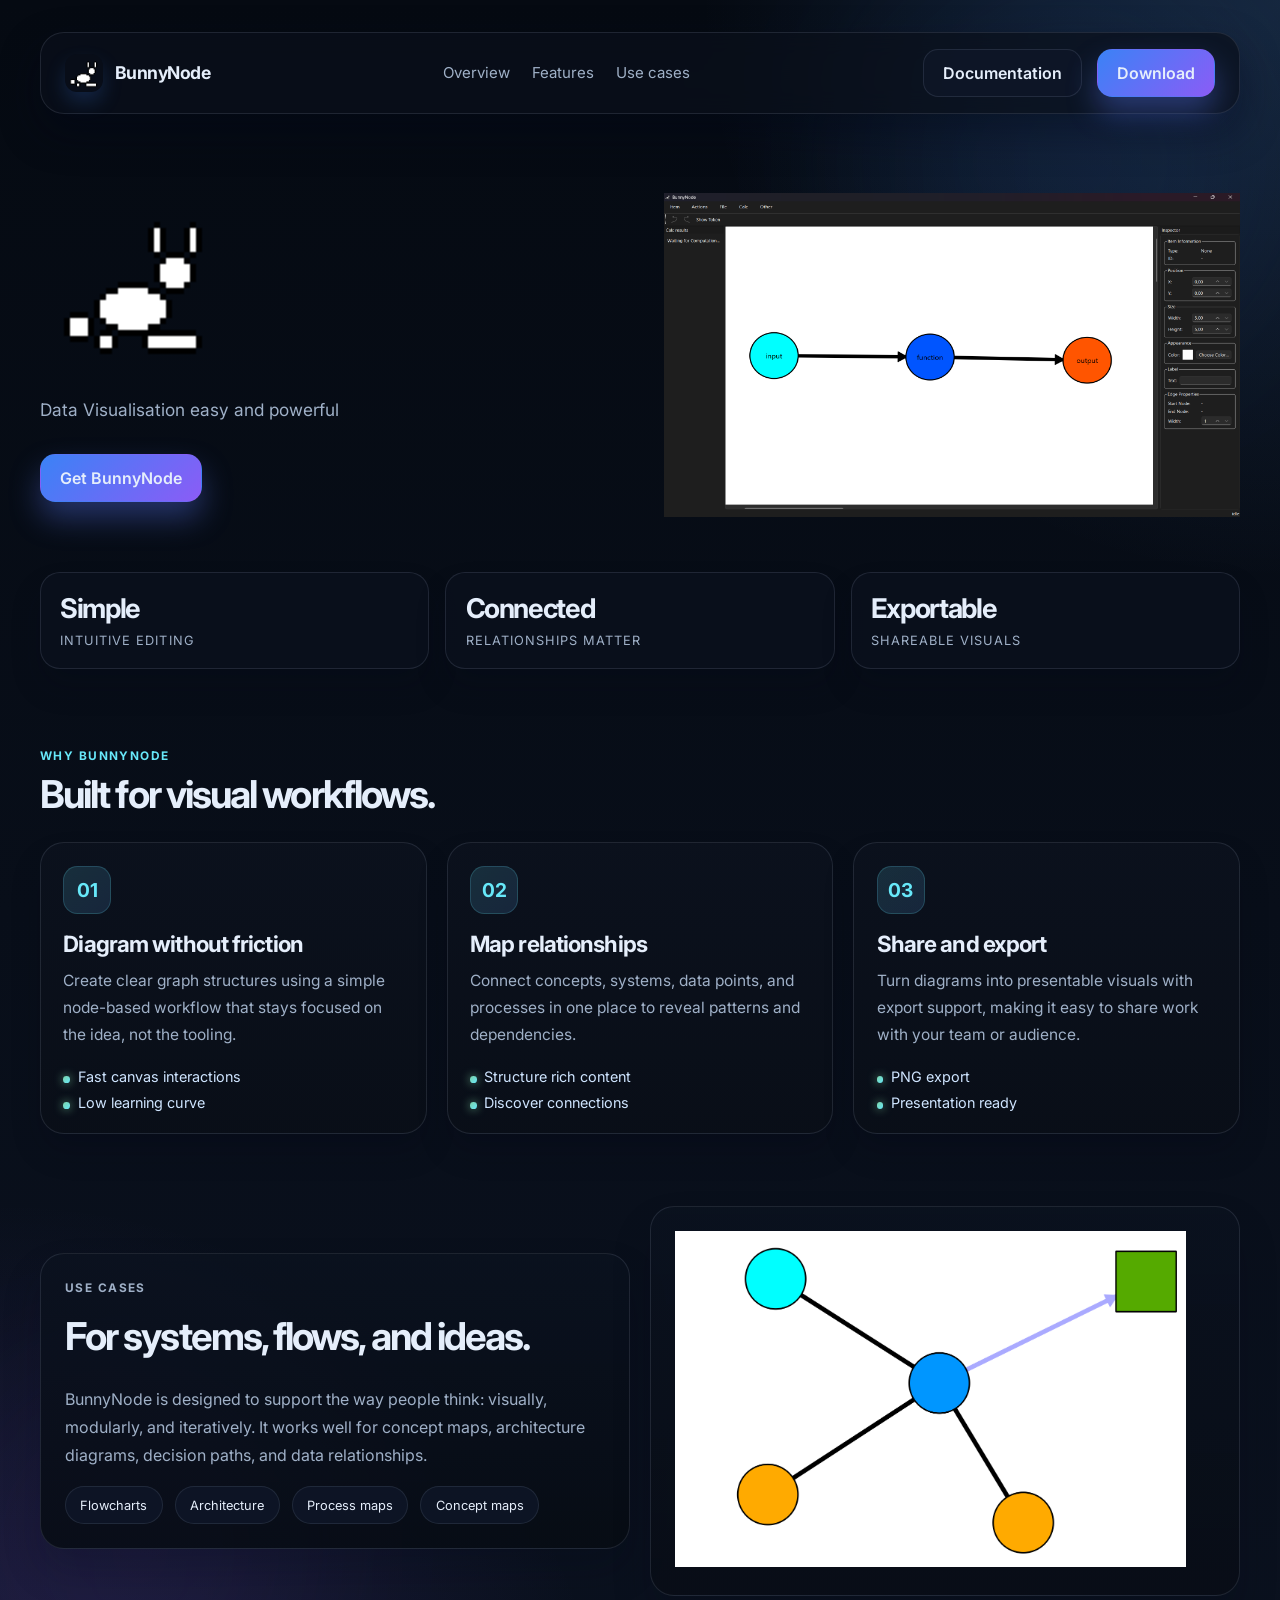
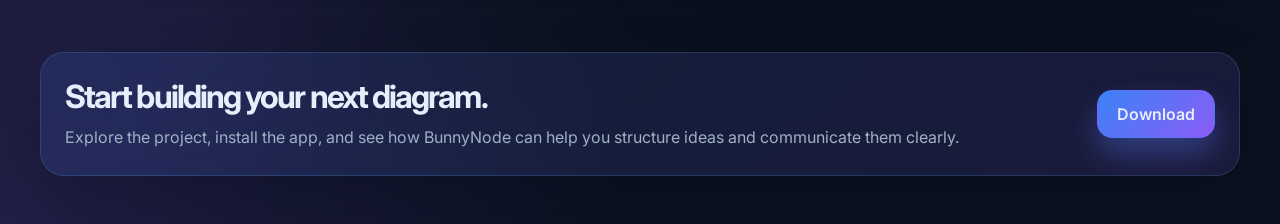
<file: templates/index.html>
<!DOCTYPE html>
<html lang="en">
<head>
  <meta charset="UTF-8">
  <meta name="viewport" content="width=device-width, initial-scale=1.0, user-scalable=yes">
  <title>BunnyNode - Home</title>
  <link rel="icon" type="image/png" sizes="32x32" href="/static/icons/favicon.png">
  <link href="https://fonts.googleapis.com/css2?family=Inter:wght@400;500;600;700;800;900&display=swap" rel="stylesheet">
  <style>
    :root {
      --bg: #070b14;
      --bg-strong: #0d1320;
      --panel: rgba(11, 18, 31, 0.8);
      --panel-strong: rgba(15, 23, 42, 0.95);
      --line: rgba(148, 163, 184, 0.16);
      --text: #e5eefb;
      --muted: #9fb0c7;
      --cyan: #67e8f9;
      --blue: #60a5fa;
      --blue-strong: #3b82f6;
      --violet: #8b5cf6;
      --green: #7dd3a7;
      --shadow: rgba(2, 8, 23, 0.7);
    }

    * {
      box-sizing: border-box;
      margin: 0;
      padding: 0;
    }

    html {
      scroll-behavior: smooth;
    }

    body {
      min-height: 100vh;
      font-family: 'Inter', -apple-system, BlinkMacSystemFont, 'Segoe UI', sans-serif;
      background:
        radial-gradient(circle at top right, rgba(96, 165, 250, 0.18) 0%, transparent 26%),
        radial-gradient(circle at bottom left, rgba(139, 92, 246, 0.18) 0%, transparent 28%),
        linear-gradient(180deg, #050a12 0%, #0b1220 100%);
      color: var(--text);
      display: flex;
      justify-content: center;
      padding: 2rem 1.25rem 3rem;
    }

    a {
      color: inherit;
      text-decoration: none;
    }

    .page-shell {
      width: min(1200px, 100%);
      position: relative;
      z-index: 1;
    }

    .page-shell::before,
    .page-shell::after {
      content: '';
      position: absolute;
      border-radius: 50%;
      filter: blur(90px);
      opacity: 0.45;
      pointer-events: none;
      z-index: -1;
    }

    .page-shell::before {
      width: 420px;
      height: 420px;
      background: rgba(59, 130, 246, 0.18);
      top: -80px;
      right: -40px;
    }

    .page-shell::after {
      width: 380px;
      height: 380px;
      background: rgba(139, 92, 246, 0.12);
      bottom: 40px;
      left: -90px;
    }

    .topbar {
      display: flex;
      align-items: center;
      justify-content: space-between;
      gap: 1.25rem;
      width: 100%;
      padding: 1rem 1.5rem;
      border: 1px solid var(--line);
      border-radius: 1.5rem;
      background: rgba(10, 16, 27, 0.72);
      backdrop-filter: blur(12px);
      box-shadow: 0 18px 40px rgba(2, 6, 23, 0.42);
      margin-bottom: 2rem;
    }

    .brand {
      display: inline-flex;
      align-items: center;
      gap: 0.75rem;
      font-weight: 700;
      letter-spacing: -0.03em;
      font-size: 1.1rem;
    }

    .brand img {
      width: 38px;
      height: 38px;
      border-radius: 12px;
      box-shadow: 0 10px 20px rgba(59, 130, 246, 0.2);
    }

    .nav {
      display: flex;
      align-items: center;
      gap: 1.4rem;
      color: var(--muted);
      font-size: 0.94rem;
    }

    .nav a {
      transition: color 0.2s ease;
    }

    .nav a:hover {
      color: var(--text);
    }

    .header-actions {
      display: flex;
      align-items: center;
      gap: 0.9rem;
    }

    .button {
      display: inline-flex;
      align-items: center;
      justify-content: center;
      min-height: 2.9rem;
      padding: 0.8rem 1.2rem;
      border-radius: 0.95rem;
      font-weight: 600;
      transition: transform 0.2s ease, box-shadow 0.2s ease, border-color 0.2s ease;
      border: 1px solid transparent;
    }

    .button:hover {
      transform: translateY(-2px);
    }

    .button.primary {
      background: linear-gradient(135deg, var(--blue-strong), var(--violet));
      box-shadow: 0 16px 30px rgba(91, 124, 255, 0.35);
    }

    .button.secondary {
      background: rgba(15, 23, 42, 0.7);
      border-color: var(--line);
      color: var(--text);
    }

    .hero {
      display: grid;
      grid-template-columns: 1.1fr 0.9fr;
      align-items: center;
      gap: 2rem;
      padding: 2.5rem 0 1rem;
    }

    .eyebrow {
      display: inline-flex;
      align-items: center;
      gap: 0.5rem;
      padding: 0.5rem 0.8rem;
      border-radius: 999px;
      background: rgba(103, 232, 249, 0.08);
      border: 1px solid rgba(103, 232, 249, 0.18);
      color: var(--cyan);
      font-size: 0.75rem;
      letter-spacing: 0.12em;
      text-transform: uppercase;
      margin-bottom: 1.1rem;
      font-weight: 700;
    }

    .hero-copy h1 {
      font-size: clamp(2.8rem, 4vw, 5rem);
      line-height: 0.98;
      letter-spacing: -0.06em;
      margin-bottom: 1.2rem;
      font-weight: 800;
    }

    .hero-copy h1 .accent {
      background: linear-gradient(135deg, var(--cyan) 0%, var(--blue) 45%, var(--violet) 100%);
      -webkit-background-clip: text;
      background-clip: text;
      color: transparent;
    }

    .lead {
      font-size: 1.08rem;
      line-height: 1.8;
      max-width: 620px;
      color: var(--muted);
      margin-bottom: 1.8rem;
    }

    .cta-row {
      display: flex;
      flex-wrap: wrap;
      gap: 1rem;
      margin-bottom: 1.4rem;
    }

    .meta-list {
      list-style: none;
      display: flex;
      flex-wrap: wrap;
      gap: 0.8rem 1rem;
      color: var(--muted);
      font-size: 0.92rem;
    }

    .meta-list li {
      display: inline-flex;
      align-items: center;
      gap: 0.45rem;
      background: rgba(17, 24, 39, 0.75);
      border: 1px solid var(--line);
      border-radius: 999px;
      padding: 0.5rem 0.8rem;
    }

    .meta-list li::before {
      content: '';
      width: 0.5rem;
      height: 0.5rem;
      border-radius: 50%;
      background: linear-gradient(135deg, var(--cyan), var(--blue));
      box-shadow: 0 0 14px rgba(103, 232, 249, 0.8);
    }

    .hero-visual {
      display: flex;
      justify-content: center;
    }

    .dashboard {
      width: min(100%, 520px);
      border-radius: 1.75rem;
      border: 1px solid rgba(148, 163, 184, 0.18);
      background: linear-gradient(180deg, rgba(15, 23, 42, 0.92), rgba(12, 17, 27, 0.94));
      box-shadow: 0 32px 90px rgba(2, 6, 23, 0.6);
      overflow: hidden;
    }

    .dashboard-header {
      display: flex;
      align-items: center;
      justify-content: space-between;
      padding: 0.9rem 1rem;
      border-bottom: 1px solid var(--line);
      background: rgba(11, 17, 28, 0.8);
    }

    .traffic {
      display: inline-flex;
      gap: 0.5rem;
    }

    .traffic span {
      width: 0.7rem;
      height: 0.7rem;
      border-radius: 50%;
      display: block;
    }

    .traffic span:nth-child(1) { background: #f87171; }
    .traffic span:nth-child(2) { background: #fbbf24; }
    .traffic span:nth-child(3) { background: #4ade80; }

    .window-tag {
      color: var(--muted);
      font-size: 0.72rem;
      letter-spacing: 0.12em;
      text-transform: uppercase;
    }

    .graph-canvas {
      position: relative;
      min-height: 420px;
      padding: 1.4rem;
      background:
        linear-gradient(rgba(148, 163, 184, 0.04) 1px, transparent 1px),
        linear-gradient(90deg, rgba(148, 163, 184, 0.04) 1px, transparent 1px),
        rgba(9, 14, 22, 0.75);
      background-size: 28px 28px, 28px 28px, auto;
    }

    .connection {
      position: absolute;
      height: 2px;
      background: linear-gradient(90deg, rgba(103, 232, 249, 0.12), rgba(96, 165, 250, 0.9), rgba(139, 92, 246, 0.65));
      border-radius: 999px;
      box-shadow: 0 0 10px rgba(96, 165, 250, 0.5);
    }

    .c1 { left: 118px; top: 142px; width: 150px; transform: rotate(18deg); }
    .c2 { right: 104px; top: 120px; width: 158px; transform: rotate(-18deg); }
    .c3 { left: 165px; bottom: 123px; width: 180px; transform: rotate(-18deg); }
    .c4 { right: 138px; bottom: 96px; width: 170px; transform: rotate(15deg); }

    .node {
      position: absolute;
      display: flex;
      align-items: center;
      justify-content: center;
      min-width: 118px;
      padding: 0.85rem 1rem;
      border-radius: 1rem;
      border: 1px solid rgba(96, 165, 250, 0.32);
      background: rgba(15, 23, 42, 0.82);
      box-shadow: 0 14px 24px rgba(2, 8, 23, 0.4);
      color: var(--text);
      font-weight: 600;
      font-size: 0.82rem;
      letter-spacing: -0.02em;
    }

    .node::before {
      content: '';
      position: absolute;
      inset: 8px auto auto 10px;
      width: 0.45rem;
      height: 0.45rem;
      background: linear-gradient(135deg, var(--cyan), var(--blue));
      border-radius: 50%;
      box-shadow: 0 0 8px rgba(103, 232, 249, 0.8);
    }

    .n1 { left: 32px; top: 110px; }
    .n2 { right: 28px; top: 90px; }
    .n3 { left: 58px; bottom: 64px; }
    .n4 { right: 46px; bottom: 38px; }
    .n5 {
      left: 50%;
      top: 48%;
      transform: translate(-50%, -50%);
      min-width: 136px;
      background: linear-gradient(135deg, rgba(96, 165, 250, 0.2), rgba(139, 92, 246, 0.18));
      border-color: rgba(103, 232, 249, 0.42);
    }

    .mini-card {
      position: absolute;
      right: 22px;
      bottom: 24px;
      min-width: 140px;
      padding: 0.8rem 0.9rem;
      border-radius: 0.9rem;
      background: rgba(15, 23, 42, 0.88);
      border: 1px solid rgba(148, 163, 184, 0.15);
      box-shadow: 0 14px 24px rgba(2, 8, 23, 0.35);
    }

    .mini-card strong {
      display: block;
      font-size: 1.2rem;
      letter-spacing: -0.04em;
      margin-bottom: 0.2rem;
    }

    .mini-card span {
      color: var(--muted);
      font-size: 0.72rem;
      letter-spacing: 0.08em;
      text-transform: uppercase;
    }

    .stats {
      display: grid;
      grid-template-columns: repeat(3, minmax(0, 1fr));
      gap: 1rem;
      margin-top: 2rem;
      margin-bottom: 1.5rem;
    }

    .stat-card {
      background: rgba(11, 18, 31, 0.66);
      border: 1px solid var(--line);
      border-radius: 1.25rem;
      padding: 1.15rem 1.2rem;
      box-shadow: 0 18px 30px rgba(2, 8, 23, 0.2);
    }

    .stat-card strong {
      display: block;
      font-size: clamp(1.7rem, 2vw, 2.2rem);
      letter-spacing: -0.05em;
      margin-bottom: 0.3rem;
    }

    .stat-card span {
      color: var(--muted);
      font-size: 0.8rem;
      letter-spacing: 0.08em;
      text-transform: uppercase;
    }

    .feature-section {
      padding: 3.5rem 0 1rem;
    }

    .section-intro {
      margin-bottom: 1.75rem;
    }

    .section-intro p {
      color: var(--cyan);
      letter-spacing: 0.12em;
      font-size: 0.74rem;
      text-transform: uppercase;
      font-weight: 700;
      margin-bottom: 0.7rem;
    }

    .section-intro h2 {
      font-size: clamp(2rem, 3vw, 3rem);
      letter-spacing: -0.05em;
      line-height: 1.05;
    }

    .feature-grid {
      display: grid;
      grid-template-columns: repeat(3, minmax(0, 1fr));
      gap: 1.25rem;
    }

    .feature-card {
      background: linear-gradient(180deg, rgba(12, 18, 30, 0.82), rgba(10, 15, 24, 0.82));
      border: 1px solid var(--line);
      border-radius: 1.5rem;
      padding: 1.4rem;
      box-shadow: 0 18px 30px rgba(2, 8, 23, 0.18);
      min-height: 220px;
      display: flex;
      flex-direction: column;
    }

    .icon {
      width: 3rem;
      height: 3rem;
      border-radius: 0.9rem;
      display: inline-flex;
      align-items: center;
      justify-content: center;
      margin-bottom: 1rem;
      font-size: 1.2rem;
      font-weight: 700;
      background: linear-gradient(135deg, rgba(103, 232, 249, 0.14), rgba(96, 165, 250, 0.15));
      border: 1px solid rgba(103, 232, 249, 0.18);
      color: var(--cyan);
    }

    .feature-card h3 {
      font-size: 1.4rem;
      margin-bottom: 0.65rem;
      letter-spacing: -0.04em;
    }

    .feature-card p {
      color: var(--muted);
      line-height: 1.75;
      font-size: 0.97rem;
      margin-bottom: 1.2rem;
    }

    .feature-card ul {
      list-style: none;
      margin-top: auto;
      display: flex;
      flex-direction: column;
      gap: 0.55rem;
      color: #cfe5ff;
      font-size: 0.9rem;
    }

    .feature-card li {
      position: relative;
      padding-left: 0.9rem;
    }

    .feature-card li::before {
      content: '';
      position: absolute;
      left: 0;
      top: 0.54rem;
      width: 0.42rem;
      height: 0.42rem;
      border-radius: 50%;
      background: linear-gradient(135deg, var(--green), var(--cyan));
      box-shadow: 0 0 10px rgba(125, 211, 167, 0.8);
    }

    .showcase {
      display: grid;
      grid-template-columns: 1fr 1fr;
      gap: 1.3rem;
      align-items: center;
      margin-top: 2.5rem;
      padding: 1rem 0;
    }

    .panel {
      background: linear-gradient(180deg, rgba(11, 18, 31, 0.8), rgba(7, 12, 20, 0.88));
      border: 1px solid var(--line);
      border-radius: 1.5rem;
      padding: 1.5rem;
      box-shadow: 0 22px 38px rgba(2, 8, 23, 0.2);
    }

    .panel h3 {
      font-size: 1.7rem;
      letter-spacing: -0.05em;
      margin-bottom: 0.8rem;
    }

    .panel p {
      color: var(--muted);
      line-height: 1.75;
      margin-bottom: 1.1rem;
    }

    .tags {
      display: flex;
      flex-wrap: wrap;
      gap: 0.75rem;
    }

    .tags span {
      display: inline-flex;
      align-items: center;
      padding: 0.65rem 0.9rem;
      border-radius: 999px;
      border: 1px solid rgba(148, 163, 184, 0.14);
      background: rgba(15, 23, 42, 0.75);
      font-size: 0.8rem;
      color: var(--text);
    }

    .flow-map {
      position: relative;
      overflow: hidden;
      min-height: 290px;
      background:
        radial-gradient(circle at 50% 50%, rgba(96, 165, 250, 0.1), transparent 32%),
        linear-gradient(180deg, rgba(11, 18, 31, 0.8), rgba(8, 13, 22, 0.9));
    }

    .flow-node {
      position: absolute;
      display: flex;
      align-items: center;
      justify-content: center;
      min-width: 120px;
      border-radius: 1rem;
      padding: 0.8rem 0.9rem;
      border: 1px solid rgba(96, 165, 250, 0.32);
      background: rgba(15, 23, 42, 0.82);
      box-shadow: 0 12px 24px rgba(2, 8, 23, 0.22);
      font-weight: 600;
      color: var(--text);
    }

    .flow-node:nth-child(1) { left: 16%; top: 18%; }
    .flow-node:nth-child(2) { right: 16%; top: 20%; }
    .flow-node:nth-child(3) { left: 20%; bottom: 18%; }
    .flow-node:nth-child(4) { right: 18%; bottom: 18%; }

    .flow-node.center {
      left: 50%;
      top: 50%;
      transform: translate(-50%, -50%);
      min-width: 138px;
      background: linear-gradient(135deg, rgba(96, 165, 250, 0.18), rgba(139, 92, 246, 0.14));
      border-color: rgba(103, 232, 249, 0.4);
    }

    .flow-map .line {
      position: absolute;
      height: 2px;
      background: linear-gradient(90deg, rgba(103, 232, 249, 0.4), rgba(96, 165, 250, 0.9), rgba(139, 92, 246, 0.6));
      border-radius: 999px;
      box-shadow: 0 0 10px rgba(96, 165, 250, 0.4);
    }

    .line.one { left: 27%; top: 34%; width: 32%; transform: rotate(12deg); }
    .line.two { right: 26%; top: 34%; width: 32%; transform: rotate(-12deg); }
    .line.three { left: 26%; bottom: 31%; width: 34%; transform: rotate(-12deg); }
    .line.four { right: 23%; bottom: 31%; width: 34%; transform: rotate(12deg); }

    .cta-panel {
      display: flex;
      align-items: center;
      justify-content: space-between;
      gap: 1.25rem;
      margin-top: 2.5rem;
      padding: 1.5rem 1.5rem;
      border-radius: 1.5rem;
      background: linear-gradient(135deg, rgba(59, 130, 246, 0.14), rgba(139, 92, 246, 0.12));
      border: 1px solid rgba(96, 165, 250, 0.2);
      box-shadow: 0 30px 60px rgba(2, 8, 23, 0.25);
    }

    .cta-panel h3 {
      font-size: clamp(1.7rem, 2.5vw, 2.5rem);
      letter-spacing: -0.06em;
      margin-bottom: 0.5rem;
    }

    .cta-panel p {
      color: var(--muted);
      font-size: 1rem;
      line-height: 1.7;
    }

    .cta-actions {
      display: flex;
      flex-wrap: wrap;
      gap: 0.8rem;
    }

    @media (max-width: 980px) {
      .hero,
      .showcase,
      .feature-grid {
        grid-template-columns: 1fr;
      }

      .hero {
        padding-top: 1rem;
      }

      .nav {
        display: none;
      }

      .topbar {
        padding: 1rem 1rem;
      }

      .cta-panel {
        flex-direction: column;
        align-items: flex-start;
      }
    }

    @media (max-width: 640px) {
      body {
        padding: 1rem 0.8rem 2rem;
      }

      .topbar {
        margin-bottom: 1.2rem;
      }

      .brand {
        font-size: 0.95rem;
      }

      .header-actions {
        gap: 0.5rem;
      }

      .button {
        min-height: 2.6rem;
        padding: 0.72rem 0.9rem;
        font-size: 0.82rem;
      }

      .hero-copy h1 {
        font-size: 2.7rem;
      }

      .lead {
        font-size: 0.98rem;
      }

      .stats {
        grid-template-columns: 1fr;
      }

      .feature-card {
        min-height: auto;
      }

      .graph-canvas {
        min-height: 360px;
      }

      .cta-panel {
        padding: 1.2rem;
      }
    }
  </style>
</head>
<body>
  <div class="page-shell">
    <header class="topbar">
      <div class="brand">
        <img src="/static/icons/favicon.png" alt="BunnyNode Logo">
        <span>BunnyNode</span>
      </div>

      <nav class="nav" aria-label="Main navigation">
        <a href="#overview">Overview</a>
        <a href="#features">Features</a>
        <a href="#use-cases">Use cases</a>
      </nav>

      <div class="header-actions">
        <a class="button secondary" href="/docs/index">Documentation</a>
        <a class="button primary" href="/downloads">Download</a>
      </div>
    </header>

    <main>
      <section class="hero" id="overview">
        <div class="hero-copy">
          <img src="/static/icons/favicon.png" alt="BunnyNode Logo" style="width: 192px; height: 192px; margin-bottom: 0.8rem;">
          <p class="lead">Data Visualisation easy and powerful</p>

          <div class="cta-row">
            <a class="button primary" href="/downloads">Get BunnyNode</a>
          </div>
        </div>

        <div class="hero-visual" aria-label="BunnyNode product preview">
          <img src="/static/pictures/flow_preview.png" style="width: 576px; height: 324px;">
        </div>
      </section>

      <section class="stats" aria-label="Project benefits">
        <div class="stat-card">
          <strong>Simple</strong>
          <span>Intuitive editing</span>
        </div>
        <div class="stat-card">
          <strong>Connected</strong>
          <span>Relationships matter</span>
        </div>
        <div class="stat-card">
          <strong>Exportable</strong>
          <span>Shareable visuals</span>
        </div>
      </section>

      <section class="feature-section" id="features">
        <div class="section-intro">
          <p>Why BunnyNode</p>
          <h2>Built for visual workflows.</h2>
        </div>

        <div class="feature-grid">
          <article class="feature-card">
            <div class="icon">01</div>
            <h3>Diagram without friction</h3>
            <p>Create clear graph structures using a simple node-based workflow that stays focused on the idea, not the tooling.</p>
            <ul>
              <li>Fast canvas interactions</li>
              <li>Low learning curve</li>
            </ul>
          </article>

          <article class="feature-card">
            <div class="icon">02</div>
            <h3>Map relationships</h3>
            <p>Connect concepts, systems, data points, and processes in one place to reveal patterns and dependencies.</p>
            <ul>
              <li>Structure rich content</li>
              <li>Discover connections</li>
            </ul>
          </article>

          <article class="feature-card">
            <div class="icon">03</div>
            <h3>Share and export</h3>
            <p>Turn diagrams into presentable visuals with export support, making it easy to share work with your team or audience.</p>
            <ul>
              <li>PNG export</li>
              <li>Presentation ready</li>
            </ul>
          </article>
        </div>
      </section>

      <section class="showcase" id="use-cases">
        <div class="panel">
          <div class="section-intro">
            <p>Use cases</p>
            <h2>For systems, flows, and ideas.</h2>
          </div>
          <p>BunnyNode is designed to support the way people think: visually, modularly, and iteratively. It works well for concept maps, architecture diagrams, decision paths, and data relationships.</p>
          <div class="tags" aria-label="Project use types">
            <span>Flowcharts</span>
            <span>Architecture</span>
            <span>Process maps</span>
            <span>Concept maps</span>
          </div>
        </div>

        <div class="panel flow-map" aria-label="Flow map preview">
          <img src="/static/pictures/flow_preview2.png" style="width: 511px; height: 336px;">
        </div>
      </section>

      <section class="cta-panel">
        <div>
          <h3>Start building your next diagram.</h3>
          <p>Explore the project, install the app, and see how BunnyNode can help you structure ideas and communicate them clearly.</p>
        </div>

        <div class="cta-actions">
          <a class="button primary" href="/downloads">Download</a>
        </div>
      </section>
    </main>
  </div>
</body>
</html>
</file>
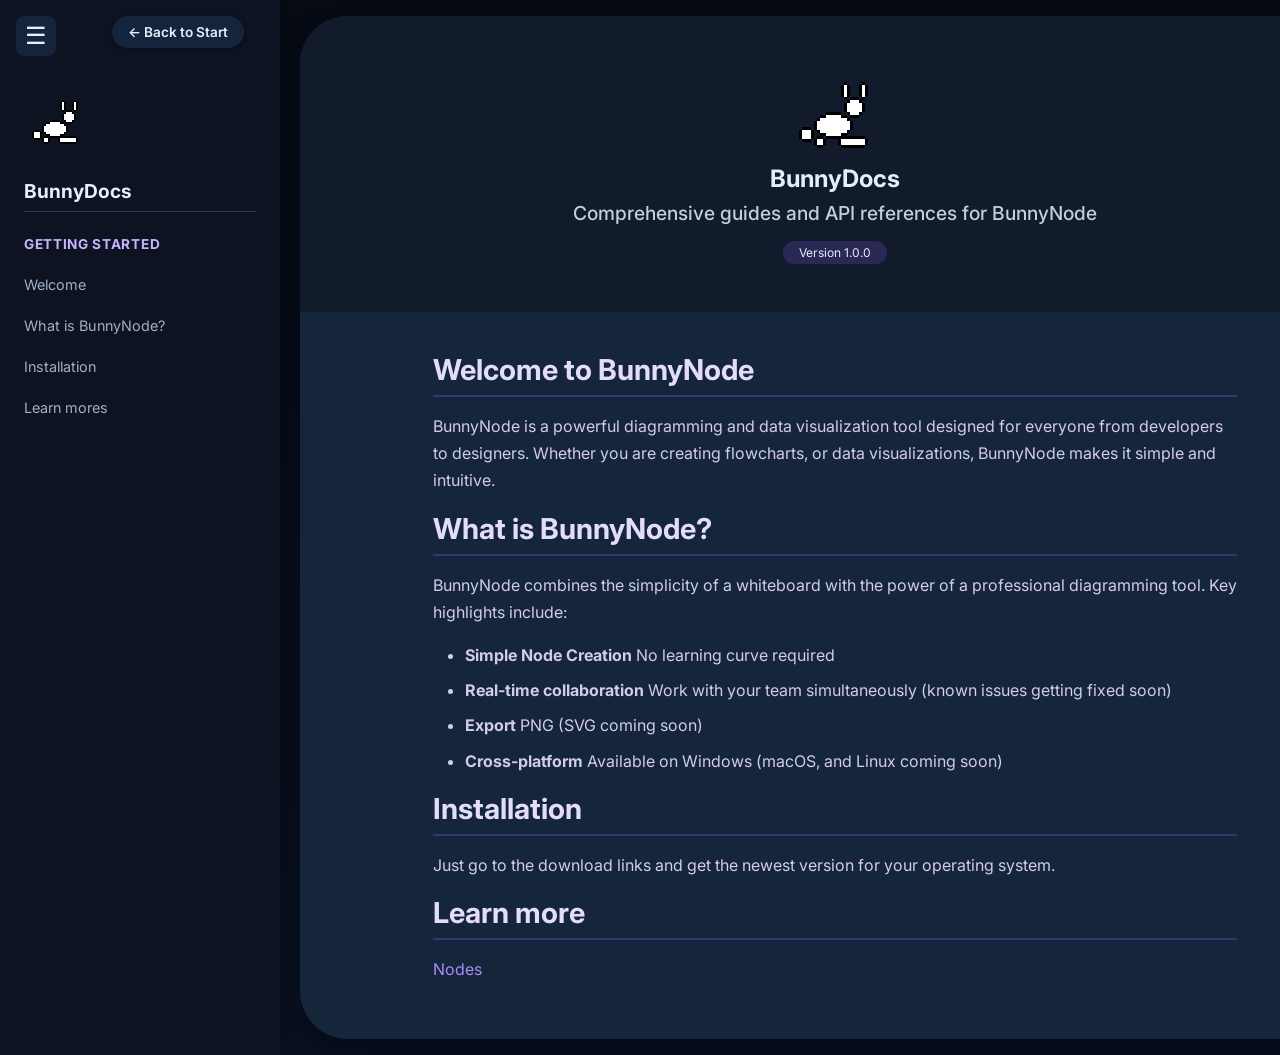
<file: templates/docs/index.html>
<!DOCTYPE html>
<html lang="en">
<head>
  <meta charset="UTF-8">
  <meta name="viewport" content="width=device-width, initial-scale=1.0, user-scalable=yes">
  <title>BunnyNode Documentation</title>
  <link rel="icon" type="image/png" sizes="32x32" href="/static/icons/favicon.png">
  <link href="https://fonts.googleapis.com/css2?family=Inter:opsz,wght@14..32,400;14..32,500;14..32,600;14..32,700&display=swap" rel="stylesheet">
  <link rel="stylesheet" href="/static/style/docs.css">
</head>
<body>
  <button class="menu-toggle" onclick="document.querySelector('.sidebar').classList.toggle('open')">☰</button>
  <a href="/" class="back-button">← Back to Start</a>

  <div class="sidebar">
    <a href="/docs/index"><img src="/static/icons/favicon.png" alt="BunnyNode Logo" style="width: 64px; height: 64px; margin-bottom: 1rem;"></a>
    <h3>BunnyDocs</h3>
    
    <div class="section-title">Getting Started</div>
    <ul>
      <li><a href="#welcome">Welcome</a></li>
      <li><a href="#what-is-bunnynode">What is BunnyNode?</a></li>
      <li><a href="#installation">Installation</a></li>
      <li><a href="#learn">Learn mores</a></li>
    </ul>
  </div>

  <div class="doc-card">
    <div class="doc-header">
      <img src="/static/icons/favicon.png" alt="BunnyNode Logo">
      <h2 style="margin-bottom: 0.5rem;">BunnyDocs</h2>
      <div class="tagline">Comprehensive guides and API references for BunnyNode</div>
      <div class="version">Version 1.0.0</div>
    </div>
    
    <div class="doc-content">
      <section id="welcome">
        <h2>Welcome to BunnyNode</h2>
        <p>BunnyNode is a powerful diagramming and data visualization tool designed for everyone from developers to designers. 
          Whether you are creating flowcharts, or data visualizations, BunnyNode makes it simple and intuitive.</p>
      </section>

      <section id="what-is-bunnynode">
        <h2>What is BunnyNode?</h2>
        <p>BunnyNode combines the simplicity of a whiteboard with the power of a professional diagramming tool. Key highlights include:</p>
        <ul>
          <li><strong>Simple Node Creation</strong> No learning curve required</li>
          <li><strong>Real-time collaboration</strong> Work with your team simultaneously (known issues getting fixed soon)</li>
          <li><strong>Export</strong> PNG (SVG coming soon)</li>
          <li><strong>Cross-platform</strong> Available on Windows (macOS, and Linux coming soon)</li>
        </ul>
      </section>

      <section id="installation">
        <h2>Installation</h2>
        <p>Just go to the download links and get the newest version for your operating system.</p>
      </section>

      <section id="learn">
        <h2>Learn more</h2>
        <p>
          <a href="/docs/nodes">Nodes</a>
        </p>
      </section>
    </div>
  </div>

  <script src="/static/script/docs.js"></script>
</body>
</html>
</file>
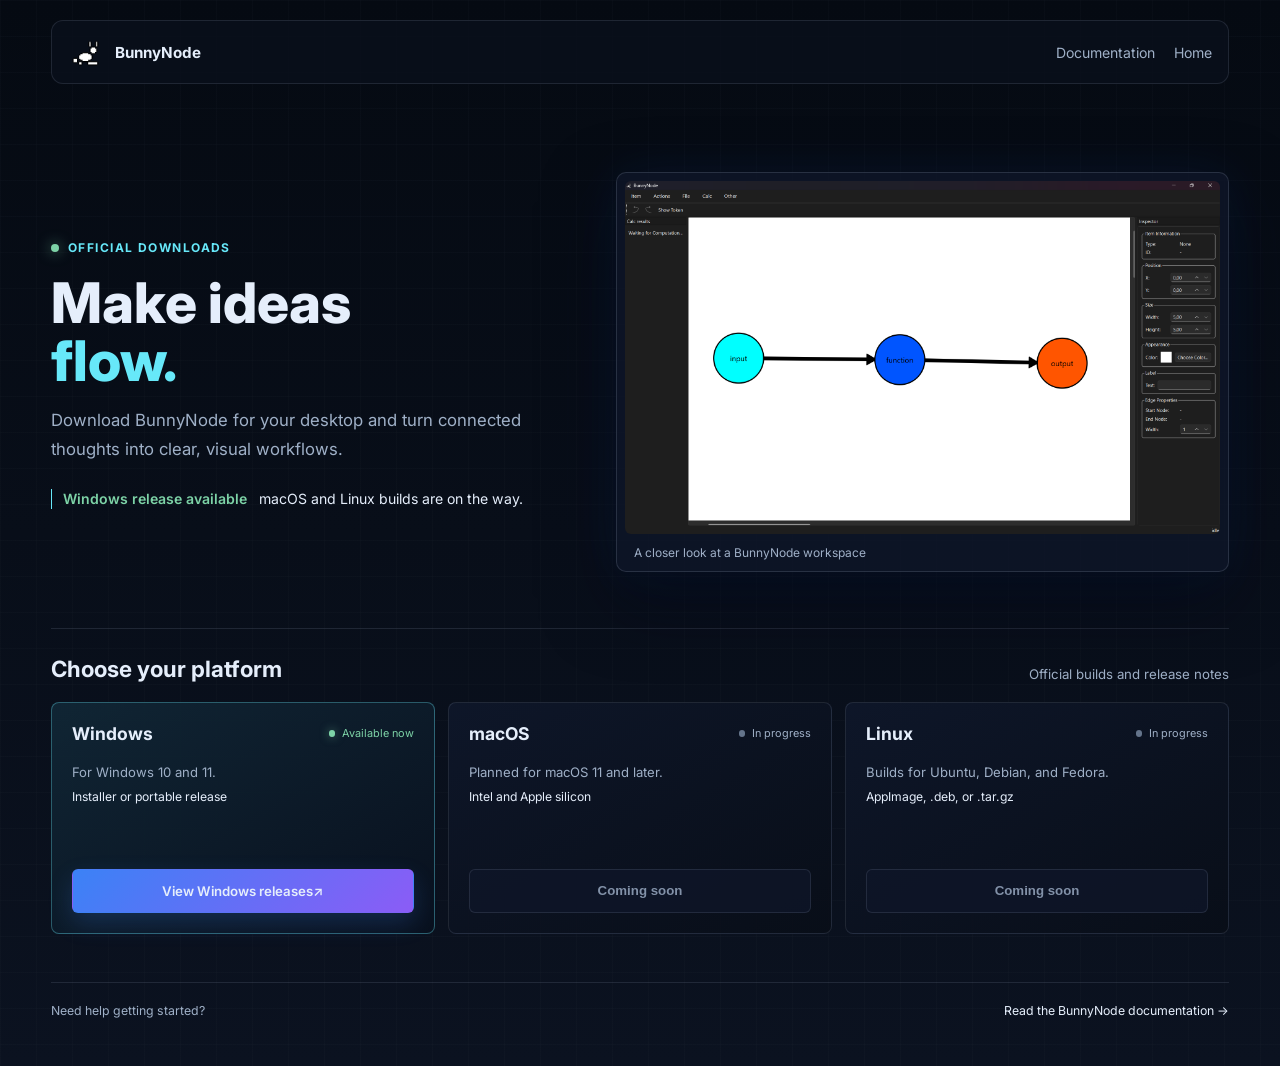
<file: templates/downloads.html>
<!DOCTYPE html>
<html lang="en">
<head>
  <meta charset="UTF-8">
  <meta name="viewport" content="width=device-width, initial-scale=1.0">
  <title>Download BunnyNode</title>
  <link rel="icon" type="image/png" sizes="32x32" href="/static/icons/favicon.png">
  <link href="https://fonts.googleapis.com/css2?family=Inter:wght@400;500;600;700;800&display=swap" rel="stylesheet">
  <style>
    :root {
      --bg: #070b14;
      --bg-strong: #0d1320;
      --panel: rgba(11, 18, 31, 0.82);
      --panel-strong: rgba(15, 23, 42, 0.95);
      --line: rgba(148, 163, 184, 0.16);
      --text: #e5eefb;
      --muted: #9fb0c7;
      --cyan: #67e8f9;
      --blue: #60a5fa;
      --blue-strong: #3b82f6;
      --violet: #8b5cf6;
      --green: #7dd3a7;
    }

    * {
      box-sizing: border-box;
      margin: 0;
      padding: 0;
    }

    body {
      min-height: 100vh;
      padding: 1.25rem clamp(1rem, 4vw, 4rem) 3rem;
      background:
        linear-gradient(rgba(148, 163, 184, 0.025) 1px, transparent 1px),
        linear-gradient(90deg, rgba(148, 163, 184, 0.025) 1px, transparent 1px),
        linear-gradient(180deg, #050a12 0%, #0b1220 100%);
      background-size: 36px 36px, 36px 36px, auto;
      color: var(--text);
      font-family: 'Inter', -apple-system, BlinkMacSystemFont, 'Segoe UI', sans-serif;
    }

    a {
      color: inherit;
      text-decoration: none;
    }

    .page-shell {
      width: min(1180px, 100%);
      margin: 0 auto;
    }

    .topbar {
      min-height: 64px;
      display: flex;
      align-items: center;
      justify-content: space-between;
      gap: 1rem;
      padding: 0.7rem 1rem;
      border: 1px solid var(--line);
      border-radius: 12px;
      background: rgba(10, 16, 27, 0.86);
    }

    .brand {
      display: inline-flex;
      align-items: center;
      gap: 0.7rem;
      font-size: 0.95rem;
      font-weight: 700;
    }

    .brand img {
      display: block;
      width: 36px;
      height: 36px;
      border-radius: 9px;
    }

    .topbar-links {
      display: flex;
      align-items: center;
      gap: 1.2rem;
      color: var(--muted);
      font-size: 0.88rem;
    }

    .topbar-links a:hover,
    .footer a:hover {
      color: var(--cyan);
    }

    .hero {
      display: grid;
      grid-template-columns: minmax(0, 0.9fr) minmax(0, 1.1fr);
      align-items: center;
      gap: clamp(2rem, 5vw, 4.5rem);
      padding: clamp(3rem, 7vw, 5.5rem) 0 3.5rem;
    }

    .eyebrow {
      display: inline-flex;
      align-items: center;
      gap: 0.55rem;
      margin-bottom: 1.15rem;
      color: var(--cyan);
      font-size: 0.75rem;
      font-weight: 700;
      letter-spacing: 0.12em;
      text-transform: uppercase;
    }

    .eyebrow::before {
      content: '';
      width: 0.5rem;
      height: 0.5rem;
      border-radius: 50%;
      background: var(--green);
      box-shadow: 0 0 14px rgba(125, 211, 167, 0.65);
    }

    h1 {
      max-width: 560px;
      margin-bottom: 1rem;
      font-size: 3.5rem;
      line-height: 1.04;
      font-weight: 800;
    }

    h1 span {
      display: block;
      color: var(--cyan);
    }

    .hero-copy {
      max-width: 470px;
      color: var(--muted);
      font-size: 1.05rem;
      line-height: 1.75;
    }

    .release-note {
      display: flex;
      align-items: center;
      gap: 0.7rem;
      margin-top: 1.5rem;
      color: var(--text);
      font-size: 0.88rem;
    }

    .release-note strong {
      color: var(--green);
      font-weight: 600;
    }

    .release-note::before {
      content: '';
      width: 1px;
      height: 1.25rem;
      background: var(--cyan);
    }

    .product-shot {
      position: relative;
      margin: 0;
      padding: 0.5rem;
      border: 1px solid rgba(148, 163, 184, 0.2);
      border-radius: 10px;
      background: rgba(15, 23, 42, 0.78);
      box-shadow: 0 28px 70px rgba(2, 8, 23, 0.55), 0 0 50px rgba(59, 130, 246, 0.09);
      animation: rise-in 650ms ease-out both;
    }

    .product-shot img {
      display: block;
      width: 100%;
      height: auto;
      border-radius: 6px;
    }

    .product-shot figcaption {
      padding: 0.7rem 0.55rem 0.2rem;
      color: var(--muted);
      font-size: 0.75rem;
    }

    .downloads {
      padding: 1.6rem 0 3rem;
      border-top: 1px solid var(--line);
    }

    .section-heading {
      display: flex;
      align-items: end;
      justify-content: space-between;
      gap: 1rem;
      margin-bottom: 1.25rem;
    }

    h2 {
      font-size: 1.4rem;
      font-weight: 700;
    }

    .section-heading p {
      color: var(--muted);
      font-size: 0.83rem;
    }

    .platform-grid {
      display: grid;
      grid-template-columns: repeat(3, minmax(0, 1fr));
      gap: 0.85rem;
    }

    .platform {
      min-width: 0;
      display: flex;
      flex-direction: column;
      min-height: 232px;
      padding: 1.25rem;
      border: 1px solid var(--line);
      border-radius: 8px;
      background: linear-gradient(150deg, rgba(15, 23, 42, 0.92), rgba(9, 14, 24, 0.92));
      animation: rise-in 550ms ease-out both;
    }

    .platform:nth-child(2) { animation-delay: 90ms; }
    .platform:nth-child(3) { animation-delay: 180ms; }

    .platform.available {
      border-color: rgba(103, 232, 249, 0.34);
      background: linear-gradient(150deg, rgba(17, 39, 54, 0.94), rgba(9, 17, 30, 0.96));
    }

    .platform-topline {
      display: flex;
      align-items: center;
      justify-content: space-between;
      gap: 0.75rem;
      margin-bottom: 1.1rem;
    }

    .platform h3 {
      font-size: 1.1rem;
      font-weight: 700;
    }

    .status {
      display: inline-flex;
      align-items: center;
      gap: 0.4rem;
      color: var(--muted);
      font-size: 0.68rem;
      white-space: nowrap;
    }

    .status::before {
      content: '';
      width: 0.42rem;
      height: 0.42rem;
      border-radius: 50%;
      background: #64748b;
    }

    .available .status {
      color: var(--green);
    }

    .available .status::before {
      background: var(--green);
      box-shadow: 0 0 10px rgba(125, 211, 167, 0.55);
    }

    .platform p {
      color: var(--muted);
      font-size: 0.82rem;
      line-height: 1.6;
    }

    .package-type {
      margin-top: 0.3rem;
      color: var(--text) !important;
      font-size: 0.76rem !important;
    }

    .platform-action {
      display: flex;
      align-items: center;
      justify-content: center;
      min-height: 44px;
      margin-top: auto;
      padding: 0.7rem 0.9rem;
      border: 1px solid var(--line);
      border-radius: 6px;
      background: rgba(15, 23, 42, 0.78);
      color: var(--text);
      font-size: 0.83rem;
      font-weight: 600;
      text-align: center;
      transition: border-color 180ms ease, background 180ms ease, transform 180ms ease;
    }

    a.platform-action {
      border-color: transparent;
      background: linear-gradient(135deg, var(--blue-strong), var(--violet));
      box-shadow: 0 10px 24px rgba(59, 130, 246, 0.2);
    }

    a.platform-action:hover {
      transform: translateY(-2px);
      box-shadow: 0 14px 28px rgba(59, 130, 246, 0.3);
    }

    button.platform-action:disabled {
      color: #8291a8;
      cursor: not-allowed;
    }

    .footer {
      display: flex;
      align-items: center;
      justify-content: space-between;
      gap: 1rem;
      padding-top: 1.25rem;
      border-top: 1px solid var(--line);
      color: var(--muted);
      font-size: 0.77rem;
    }

    .footer a {
      color: var(--text);
    }

    @keyframes rise-in {
      from { opacity: 0; transform: translateY(12px); }
      to { opacity: 1; transform: translateY(0); }
    }

    @media (max-width: 800px) {
      .hero {
        grid-template-columns: 1fr;
        gap: 2rem;
        padding: 3.5rem 0 2.5rem;
      }

      .product-shot {
        max-width: 640px;
      }

      .platform-grid {
        grid-template-columns: 1fr;
      }

      .platform {
        min-height: 200px;
      }
    }

    @media (max-width: 520px) {
      body {
        padding: 0.75rem 1rem 2rem;
      }

      .topbar {
        min-height: 56px;
        padding: 0.55rem 0.7rem;
      }

      .brand {
        font-size: 0.86rem;
      }

      .brand img {
        width: 32px;
        height: 32px;
      }

      .topbar-links {
        gap: 0.8rem;
        font-size: 0.78rem;
      }

      .hero {
        padding: 3rem 0 2rem;
      }

      h1 {
        font-size: 2.5rem;
      }

      .hero-copy {
        font-size: 0.95rem;
      }

      .section-heading {
        align-items: start;
        flex-direction: column;
        gap: 0.45rem;
      }

      .platform {
        min-height: 212px;
      }

      .footer {
        align-items: start;
        flex-direction: column;
      }
    }

    @media (prefers-reduced-motion: reduce) {
      *,
      *::before,
      *::after {
        scroll-behavior: auto !important;
        animation-duration: 0.01ms !important;
        animation-iteration-count: 1 !important;
        transition-duration: 0.01ms !important;
      }
    }
  </style>
</head>
<body>
  <main class="page-shell">
    <header class="topbar">
      <a class="brand" href="/" aria-label="BunnyNode home">
        <img src="/static/icons/favicon.png" alt="">
        <span>BunnyNode</span>
      </a>
      <nav class="topbar-links" aria-label="Main navigation">
        <a href="/docs/index">Documentation</a>
        <a href="/">Home</a>
      </nav>
    </header>

    <section class="hero" aria-labelledby="page-title">
      <div>
        <p class="eyebrow">Official downloads</p>
        <h1 id="page-title">Make ideas <span>flow.</span></h1>
        <p class="hero-copy">Download BunnyNode for your desktop and turn connected thoughts into clear, visual workflows.</p>
        <p class="release-note"><strong>Windows release available</strong><span>macOS and Linux builds are on the way.</span></p>
      </div>
      <figure class="product-shot">
        <img src="/static/pictures/flow_preview.png" alt="A BunnyNode flow diagram with connected nodes on the canvas">
        <figcaption>A closer look at a BunnyNode workspace</figcaption>
      </figure>
    </section>

    <section class="downloads" aria-labelledby="downloads-title">
      <div class="section-heading">
        <h2 id="downloads-title">Choose your platform</h2>
        <p>Official builds and release notes</p>
      </div>

      <div class="platform-grid">
        <article class="platform available">
          <div class="platform-topline">
            <h3>Windows</h3>
            <span class="status">Available now</span>
          </div>
          <p>For Windows 10 and 11.</p>
          <p class="package-type">Installer or portable release</p>
          <a class="platform-action" href="https://github.com/MiklKanikl/BunnyNode/releases/" target="_blank" rel="noopener noreferrer">View Windows releases <span aria-hidden="true">↗</span></a>
        </article>

        <article class="platform">
          <div class="platform-topline">
            <h3>macOS</h3>
            <span class="status">In progress</span>
          </div>
          <p>Planned for macOS 11 and later.</p>
          <p class="package-type">Intel and Apple silicon</p>
          <button class="platform-action" type="button" disabled>Coming soon</button>
        </article>

        <article class="platform">
          <div class="platform-topline">
            <h3>Linux</h3>
            <span class="status">In progress</span>
          </div>
          <p>Builds for Ubuntu, Debian, and Fedora.</p>
          <p class="package-type">AppImage, .deb, or .tar.gz</p>
          <button class="platform-action" type="button" disabled>Coming soon</button>
        </article>
      </div>
    </section>

    <footer class="footer">
      <span>Need help getting started?</span>
      <a href="/docs/index">Read the BunnyNode documentation <span aria-hidden="true">→</span></a>
    </footer>
  </main>
</body>
</html>
</file>
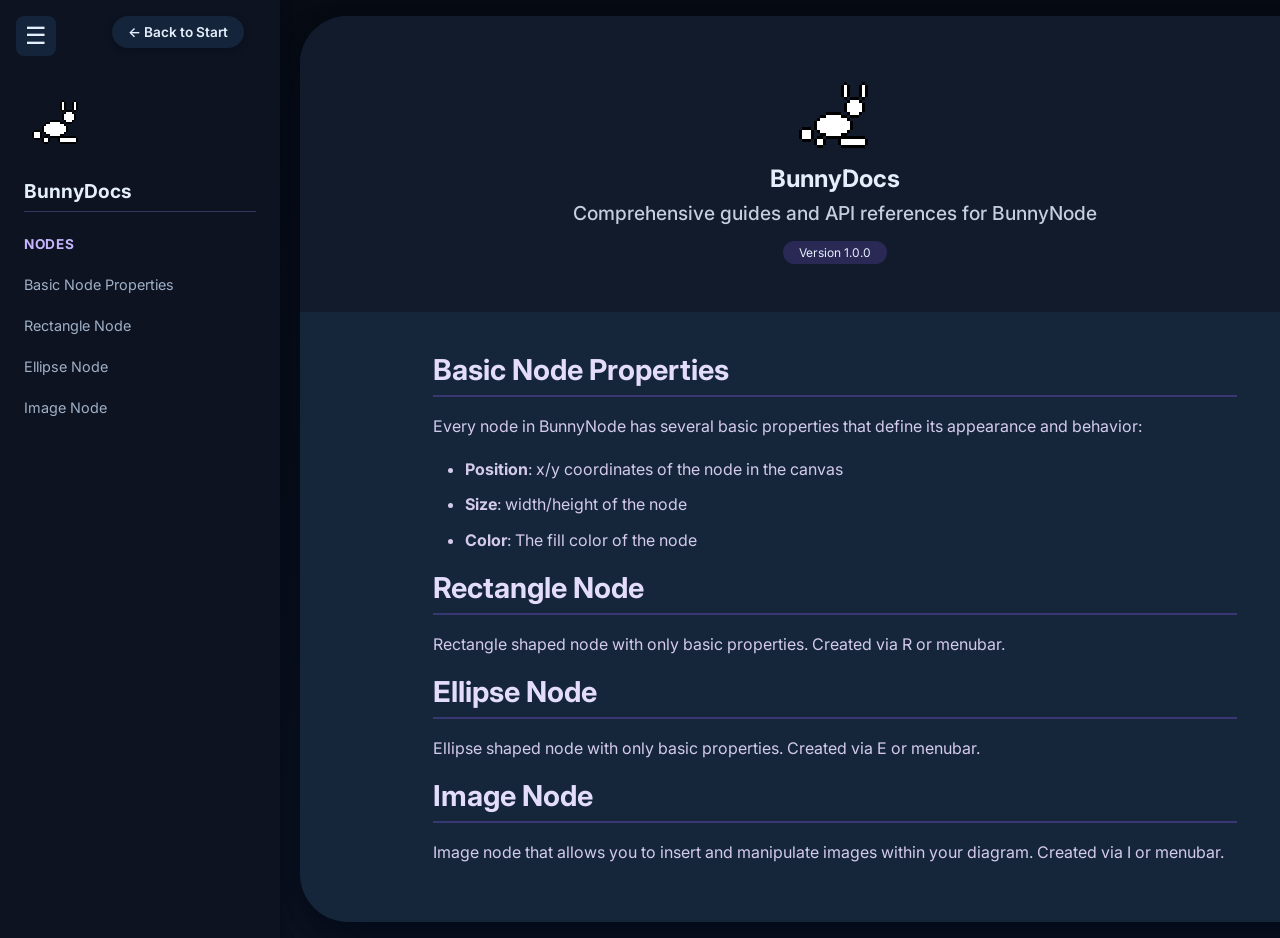
<file: templates/docs/nodes.html>
<!DOCTYPE html>
<html lang="en">
<head>
  <meta charset="UTF-8">
  <meta name="viewport" content="width=device-width, initial-scale=1.0, user-scalable=yes">
  <title>BunnyNode Documentation</title>
  <link rel="icon" type="image/png" sizes="32x32" href="/static/icons/favicon.png">
  <link href="https://fonts.googleapis.com/css2?family=Inter:opsz,wght@14..32,400;14..32,500;14..32,600;14..32,700&display=swap" rel="stylesheet">
  <link rel="stylesheet" href="/static/style/docs.css">
</head>
<body>
  <button class="menu-toggle" onclick="document.querySelector('.sidebar').classList.toggle('open')">☰</button>
  <a href="/" class="back-button">← Back to Start</a>

  <div class="sidebar">
    <a href="/docs/index"><img src="/static/icons/favicon.png" alt="BunnyNode Logo" style="width: 64px; height: 64px; margin-bottom: 1rem;"></a>
    <h3>BunnyDocs</h3>
    
    <div class="section-title">Nodes</div>
    <ul>
      <li><a href="#basic node properties">Basic Node Properties</a></li>
      <li><a href="#rect">Rectangle Node</a></li>
      <li><a href="#ellp">Ellipse Node</a></li>
      <li><a href="#image">Image Node</a></li>
    </ul>
  </div>

  <div class="doc-card">
    <div class="doc-header">
      <img src="/static/icons/favicon.png" alt="BunnyNode Logo">
      <h2 style="margin-bottom: 0.5rem;">BunnyDocs</h2>
      <div class="tagline">Comprehensive guides and API references for BunnyNode</div>
      <div class="version">Version 1.0.0</div>
    </div>
    
    <div class="doc-content">
      <section id="basic node properties">
        <h2>Basic Node Properties</h2>
        <p>Every node in BunnyNode has several basic properties that define its appearance and behavior:</p>
        <ul>
          <li><strong>Position</strong>: x/y coordinates of the node in the canvas</li>
          <li><strong>Size</strong>: width/height of the node</li>
          <li><strong>Color</strong>: The fill color of the node</li>
        </ul>
      </section>

      <section id="rect">
        <h2>Rectangle Node</h2>
        <p>Rectangle shaped node with only basic properties. Created via R or menubar.</p>
      </section>

      <section id="ellp">
        <h2>Ellipse Node</h2>
        <p>Ellipse shaped node with only basic properties. Created via E or menubar.</p>
      </section>

      <section id="image">
        <h2>Image Node</h2>
        <p>Image node that allows you to insert and manipulate images within your diagram. Created via I or menubar.</p>
      </section>
    </div>
  </div>

  <script src="/static/script/docs.js"></script>
</body>
</html>
</file>
<file: static/style/docs.css>
* {
  margin: 0;
  padding: 0;
  box-sizing: border-box;
}

body {
  background: linear-gradient(180deg, #070b14 0%, #0b1220 100%);
  font-family: 'Inter', -apple-system, BlinkMacSystemFont, 'Segoe UI', Roboto, Helvetica, sans-serif;
  min-height: 100vh;
  padding: 0;
}

.back-button {
  background: #14243a;
  color: #e5eefb;
  text-decoration: none;
  font-weight: 600;
  font-size: 0.85rem;
  padding: 0.5rem 1rem;
  border-radius: 9999px;
  transition: all 0.2s ease;
  border: none;
  cursor: pointer;
  box-shadow: 0 2px 6px rgba(2, 8, 23, 0.35);
  position: fixed;
  top: 1rem;
  left: 7rem;
  z-index: 1002;
}

.back-button:hover {
  background: #342451;
  transform: scale(1.05);
  box-shadow: 0 8px 18px -6px rgba(2, 8, 23, 0.55);
}

.sidebar {
  position: fixed;
  left: 0;
  top: 0;
  width: 280px;
  height: 100vh;
  background: #0d1320;
  color: #e5eefb;
  padding: 5rem 1.5rem 2rem 1.5rem;
  overflow-y: auto;
  z-index: 1000;
  box-shadow: 2px 0 10px rgba(2, 8, 23, 0.45);
}

.sidebar h3 {
  font-size: 1.2rem;
  margin-bottom: 0.5rem;
  padding-bottom: 0.5rem;
  border-bottom: 1px solid rgba(167, 139, 250, 0.28);
}

.sidebar .logo {
  font-size: 1.5rem;
  font-weight: 700;
  margin-bottom: 2rem;
  background: linear-gradient(135deg, #67e8f9 0%, #60a5fa 55%, #8b5cf6 100%);
  -webkit-background-clip: text;
  -webkit-text-fill-color: transparent;
  background-clip: text;
}

.sidebar ul {
  list-style: none;
  margin-top: 1rem;
}

.sidebar li {
  margin-bottom: 0.5rem;
}

.sidebar a {
  color: #9fb0c7;
  text-decoration: none;
  transition: color 0.2s;
  display: block;
  padding: 0.5rem 0;
  font-size: 0.9rem;
}

.sidebar a:hover {
  color: #c4b5fd;
}

.sidebar .section-title {
  font-weight: 700;
  color: #c4b5fd;
  margin-top: 1.5rem;
  margin-bottom: 0.5rem;
  font-size: 0.85rem;
  text-transform: uppercase;
  letter-spacing: 0.05em;
}

.doc-card {
  max-width: 1040px;
  width: 100%;
  background: #15263b;
  border-radius: 3rem;
  box-shadow: 0 25px 45px -12px rgba(2, 8, 23, 0.7), 0 8px 18px rgba(2, 8, 23, 0.35);
  overflow: hidden;
  transition: all 0.2s ease;
  margin: 1rem;
  margin-left: 300px;
}

.doc-header {
  background: #111b2c;
  padding: 3rem 2rem;
  text-align: center;
  color: #e5eefb;
}

.doc-header h1 {
  font-size: 2.8rem;
  font-weight: 800;
  letter-spacing: -0.02em;
  margin-bottom: 1rem;
}

.doc-header .tagline {
  font-size: 1.2rem;
  opacity: 0.85;
  font-weight: 500;
  max-width: 600px;
  margin: 0 auto;
}

.doc-header .version {
  display: inline-block;
  background: rgba(139, 92, 246, 0.2);
  border-radius: 100px;
  padding: 0.25rem 1rem;
  font-size: 0.75rem;
  margin-top: 1rem;
}

.doc-content {
  padding: 2.5rem 3rem;
  color: #d4cbea;
  max-width: 900px;
  margin: 0 auto;
}

.doc-content h2 {
  font-size: 1.8rem;
  font-weight: 700;
  margin-top: 2.5rem;
  margin-bottom: 1rem;
  color: #e3dcfa;
  border-bottom: 2px solid rgba(139, 92, 246, 0.3);
  padding-bottom: 0.5rem;
}

.doc-content h2:first-of-type {
  margin-top: 0;
}

.doc-content h3 {
  font-size: 1.3rem;
  font-weight: 600;
  margin-top: 1.5rem;
  margin-bottom: 0.75rem;
  color: #e3dcfa;
}

.doc-content p {
  line-height: 1.7;
  margin-bottom: 1rem;
  font-size: 1rem;
}

.doc-content a {
  color: #a78bfa;
  text-decoration: none;
}

.doc-content a:hover {
  color: #c4b5fd;
  text-decoration: underline;
}

.doc-content ul {
  margin: 1rem 0 1rem 2rem;
  line-height: 1.7;
}

.doc-content li {
  margin-bottom: 0.5rem;
}

.callout {
  background: linear-gradient(135deg, rgba(103, 232, 249, 0.1), rgba(139, 92, 246, 0.16));
  border-left: 4px solid #a78bfa;
  padding: 1rem;
  margin: 1rem 0;
  border-radius: 0.5rem;
}

.menu-toggle {
  display: flex;
  position: fixed;
  top: 1rem;
  left: 1rem;
  background: #14243a;
  color: #e5eefb;
  border: none;
  width: 40px;
  height: 40px;
  border-radius: 8px;
  cursor: pointer;
  z-index: 1001;
  align-items: center;
  justify-content: center;
  font-size: 1.5rem;
}

.menu-toggle:hover {
  background: #342451;
  transform: scale(1.05);
}

.sidebar {
  position: fixed;
  left: 0;
  top: 0;
  width: 280px;
  height: 150vh;
  background: #0d1320;
  color: #e5eefb;
  padding: 5rem 1.5rem 2rem 1.5rem;
  overflow-y: auto;
  z-index: 1000;
  box-shadow: 2px 0 10px rgba(2, 8, 23, 0.45);
  transition: transform 0.3s ease;
}

.sidebar.open {
  transform: translateX(-100%);
}

.menu-toggle {
  display: flex;
  position: fixed;
  top: 1rem;
  left: 1rem;
  background: #14243a;
  color: #e5eefb;
  border: none;
  width: 40px;
  height: 40px;
  border-radius: 8px;
  cursor: pointer;
  z-index: 1001;
  align-items: center;
  justify-content: center;
  font-size: 1.5rem;
}

.doc-card {
  max-width: 1070px;
  width: 100%;
  background: #15263b;
  border-radius: 3rem;
  box-shadow: 0 25px 45px -12px rgba(2, 8, 23, 0.7), 0 8px 18px rgba(2, 8, 23, 0.35);
  overflow: hidden;
  transition: all 0.2s ease;
  margin: 1rem;
}

@media (min-width: 769px) {
  .doc-card {
    margin-left: 300px;
    margin-right: 300px;
  }
}

@media (max-width: 768px) {
  .doc-card {
    margin-left: 1rem;
  }
}

.ni {
    margin-right: 0.5rem;
}
</file>
